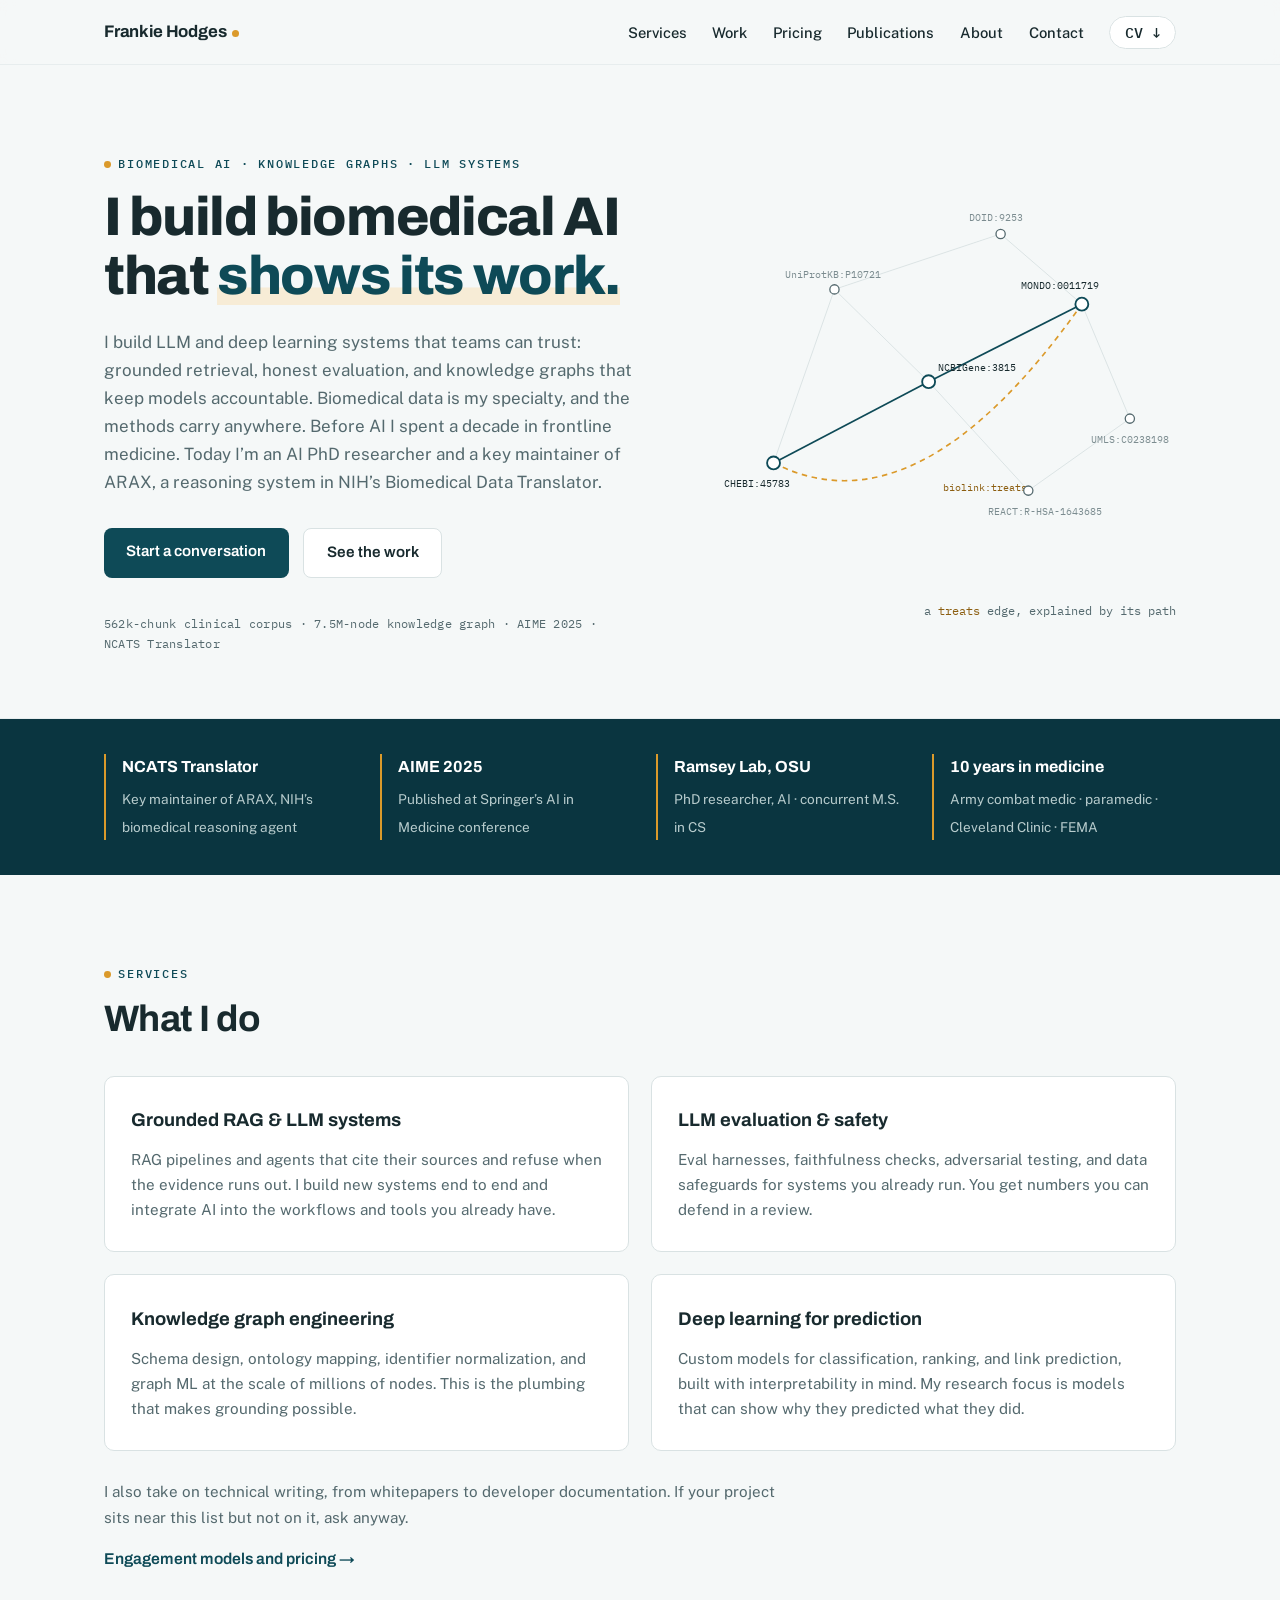
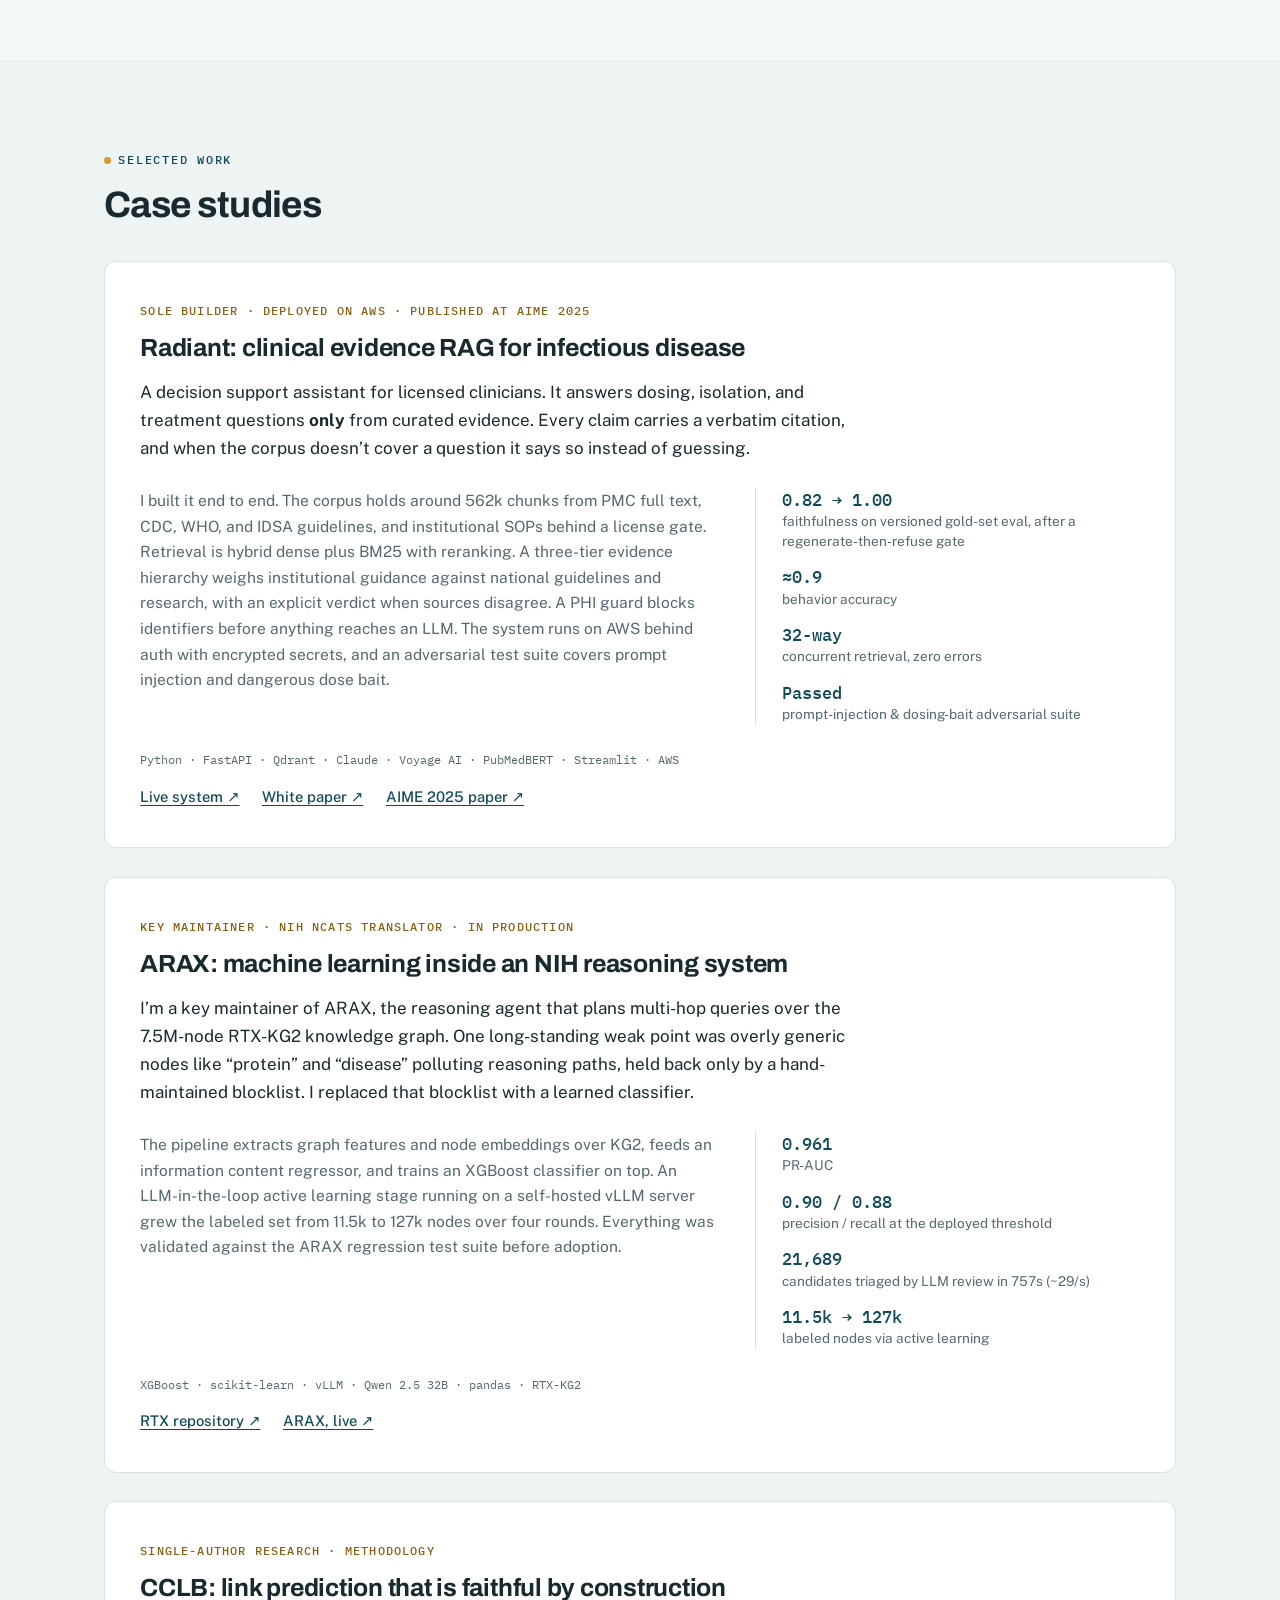
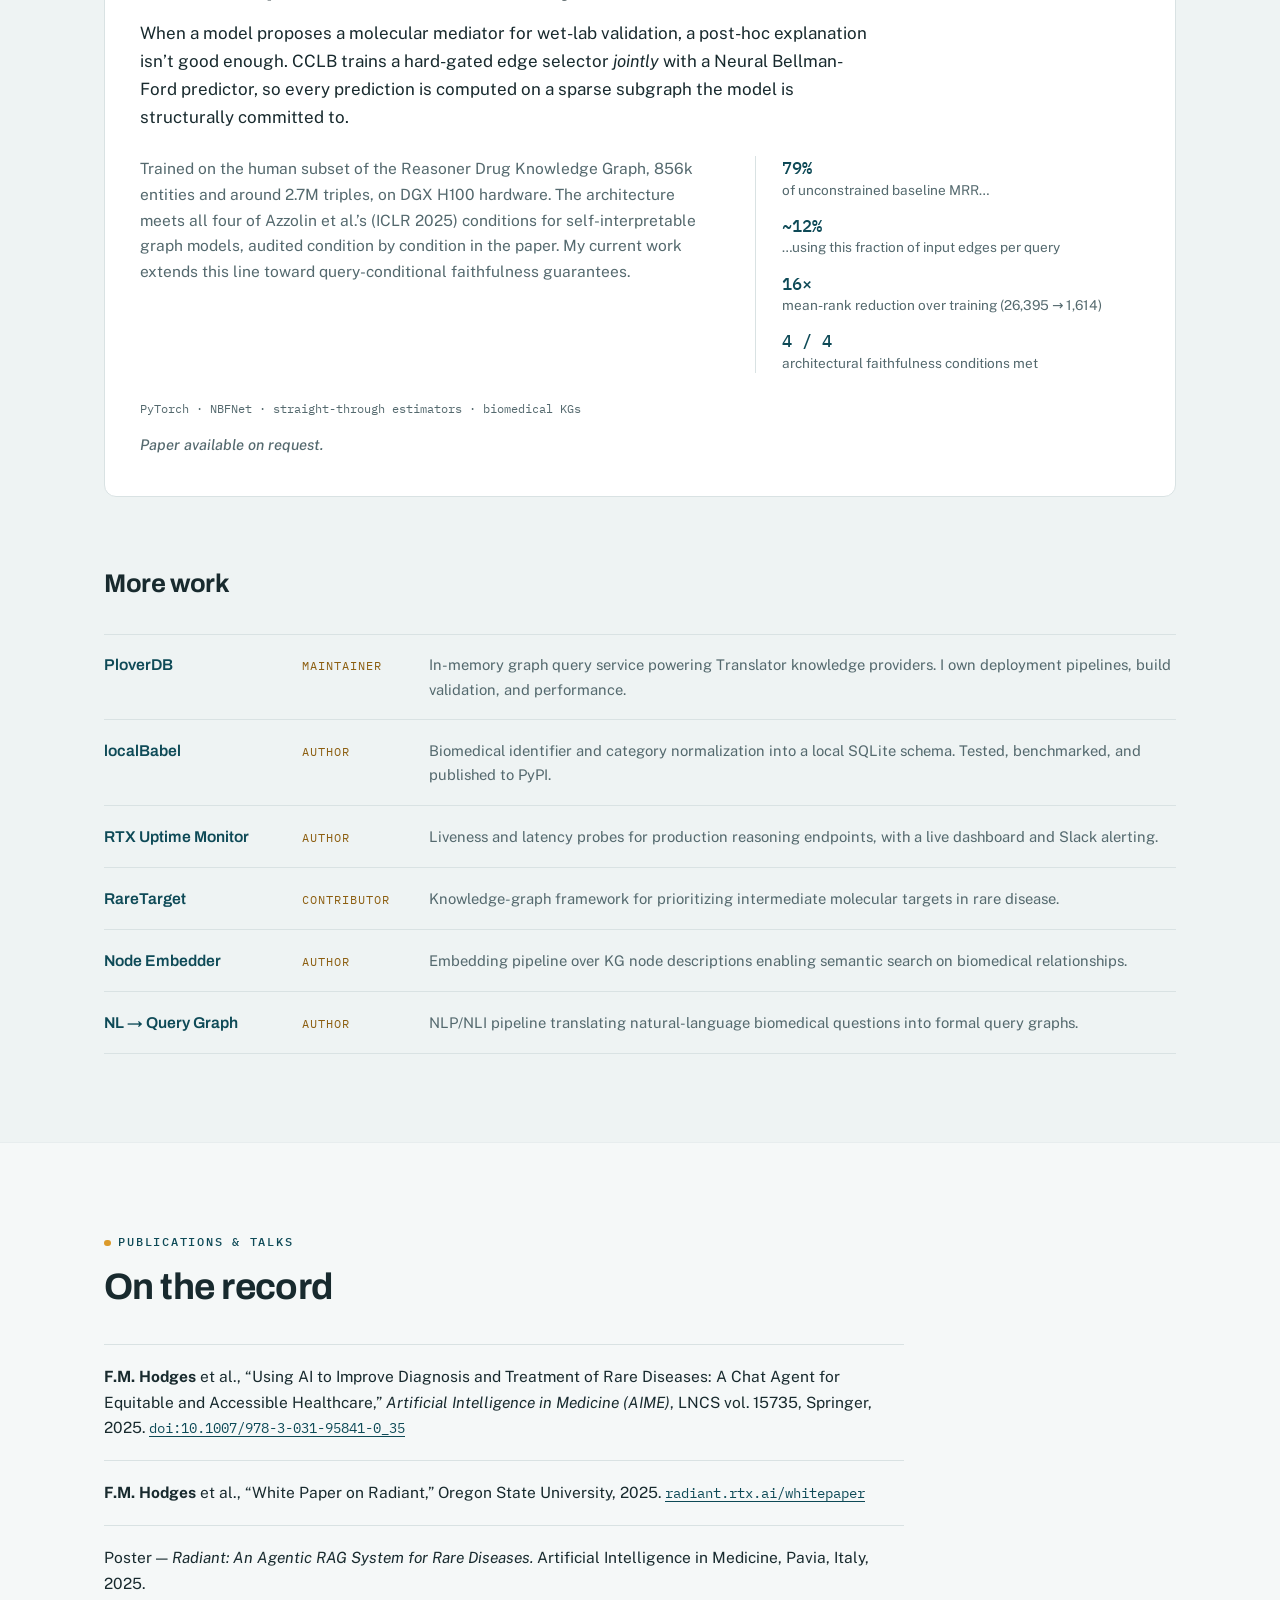
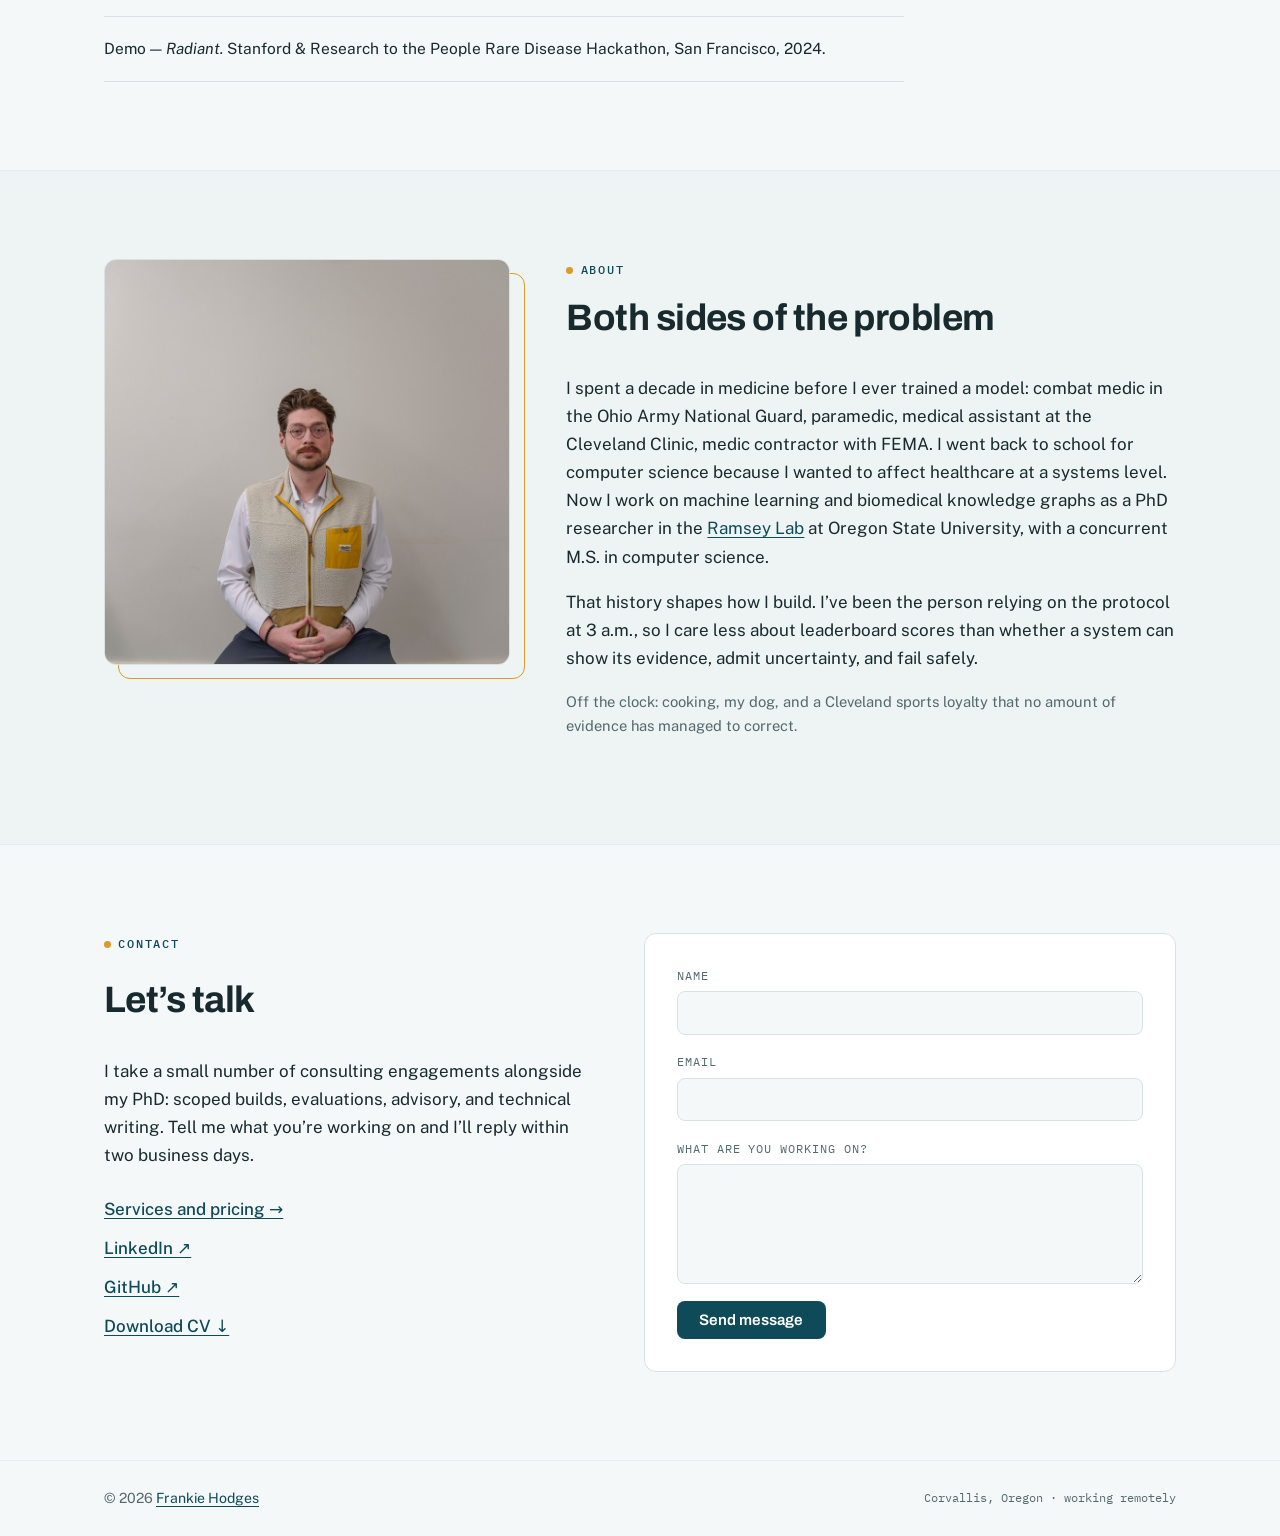
<file: index.html>
<!DOCTYPE html>
<html lang="en">

<head>
  <meta charset="UTF-8">
  <meta name="viewport" content="width=device-width, initial-scale=1.0">

  <title>Frankie Hodges — Biomedical AI &amp; Knowledge Graph Consulting</title>
  <meta name="description"
    content="AI PhD researcher building knowledge-graph-grounded LLM systems for biomedical teams: retrieval-augmented generation, evaluation and safety engineering, and biomedical knowledge graphs. A decade in frontline medicine before AI.">
  <link rel="canonical" href="https://hodgesf.github.io/portfolio/">

  <!-- Social preview -->
  <meta property="og:type" content="website">
  <meta property="og:title" content="Frankie Hodges — Biomedical AI &amp; Knowledge Graph Consulting">
  <meta property="og:description"
    content="I build biomedical AI that shows its work. Grounded LLM systems, evaluation and safety engineering, knowledge graphs, and predictive deep learning, from an AI researcher with a decade in frontline medicine.">
  <meta property="og:url" content="https://hodgesf.github.io/portfolio/">
  <meta property="og:image" content="https://hodgesf.github.io/portfolio/assets/img/head_shot.jpeg">
  <meta name="twitter:card" content="summary">

  <link rel="icon" href="./assets/img/favicon.svg" type="image/svg+xml">

  <!-- Fonts -->
  <link rel="preconnect" href="https://fonts.googleapis.com">
  <link rel="preconnect" href="https://fonts.gstatic.com" crossorigin>
  <link
    href="https://fonts.googleapis.com/css2?family=Archivo:wght@600;700;800&family=Public+Sans:ital,wght@0,400;0,500;0,600;1,400&family=IBM+Plex+Mono:wght@400;500&display=swap"
    rel="stylesheet">

  <link rel="stylesheet" href="./assets/css/style.css?v=2">

  <script type="application/ld+json">
  {
    "@context": "https://schema.org",
    "@type": "Person",
    "name": "Frankie Hodges",
    "alternateName": "F.M. Hodges",
    "jobTitle": "Biomedical AI & Knowledge Graph Consultant",
    "description": "Clinician-turned-AI-researcher building knowledge-graph-grounded LLM systems for biomedical teams.",
    "affiliation": { "@type": "CollegeOrUniversity", "name": "Oregon State University" },
    "url": "https://hodgesf.github.io/portfolio/",
    "sameAs": [
      "https://www.linkedin.com/in/hodgesfm/",
      "https://github.com/hodgesf"
    ]
  }
  </script>
</head>

<body>
  <a class="skip-link" href="#main">Skip to content</a>

  <header class="site-header">
    <div class="wrap header-row">
      <a class="logo" href="./index.html">Frankie&nbsp;Hodges<span class="logo-dot" aria-hidden="true"></span></a>

      <button class="menu-toggle" aria-label="Toggle menu" aria-expanded="false">
        <span aria-hidden="true">&#9776;</span>
      </button>

      <nav class="site-nav" aria-label="Main">
        <ul>
          <li><a href="#services">Services</a></li>
          <li><a href="#work">Work</a></li>
          <li><a href="./services.html">Pricing</a></li>
          <li><a href="#publications">Publications</a></li>
          <li><a href="#about">About</a></li>
          <li><a href="#contact">Contact</a></li>
          <li><a class="nav-cv" href="./assets/resume/FrankHodgesResume.pdf" download>CV&nbsp;&darr;</a></li>
        </ul>
      </nav>
    </div>
  </header>

  <main id="main">

    <!-- ================= HERO ================= -->
    <section class="hero" id="home">
      <div class="wrap hero-grid">
        <div class="hero-copy">
          <p class="eyebrow">Biomedical AI &middot; Knowledge Graphs &middot; LLM Systems</p>
          <h1>I build biomedical AI<br>that <em>shows its work.</em></h1>
          <p class="hero-sub">
            I build LLM and deep learning systems that teams can trust: grounded
            retrieval, honest evaluation, and knowledge graphs that keep models
            accountable. Biomedical data is my specialty, and the methods carry
            anywhere. Before AI I spent a decade in frontline medicine. Today I&rsquo;m
            an AI PhD researcher and a key maintainer of ARAX, a reasoning system in
            NIH&rsquo;s Biomedical Data Translator.
          </p>
          <div class="hero-ctas">
            <a class="btn btn-solid" href="#contact">Start a conversation</a>
            <a class="btn btn-ghost" href="#work">See the work</a>
          </div>
          <p class="hero-proof">
            562k-chunk clinical corpus &middot; 7.5M-node knowledge graph &middot; AIME&nbsp;2025 &middot; NCATS&nbsp;Translator
          </p>
        </div>

        <!-- Signature: a treats edge, explained by its path -->
        <figure class="hero-graph" aria-hidden="true">
          <svg viewBox="0 0 520 430" role="img">
            <!-- faint background edges -->
            <g class="g-edges-faint">
              <line x1="150" y1="112" x2="252" y2="212" />
              <line x1="150" y1="112" x2="330" y2="52" />
              <line x1="330" y1="52" x2="418" y2="128" />
              <line x1="360" y1="330" x2="252" y2="212" />
              <line x1="360" y1="330" x2="470" y2="252" />
              <line x1="470" y1="252" x2="418" y2="128" />
              <line x1="84" y1="300" x2="150" y2="112" />
            </g>
            <!-- mechanistic path: drug → gene → disease -->
            <g class="g-edges-path">
              <line x1="84" y1="300" x2="252" y2="212" />
              <line x1="252" y1="212" x2="418" y2="128" />
            </g>
            <!-- predicted treats edge (amber, drawn on load) -->
            <path class="treats-edge" d="M 84 300 Q 240 380 418 128" fill="none" />
            <text class="t-label t-amber" x="268" y="330">biolink:treats</text>

            <!-- nodes -->
            <g class="g-nodes">
              <circle cx="84" cy="300" r="7" class="node node-path" />
              <circle cx="252" cy="212" r="7" class="node node-path" />
              <circle cx="418" cy="128" r="7" class="node node-path" />
              <circle cx="150" cy="112" r="5" class="node" />
              <circle cx="330" cy="52" r="5" class="node" />
              <circle cx="360" cy="330" r="5" class="node" />
              <circle cx="470" cy="252" r="5" class="node" />
            </g>

            <!-- node labels -->
            <text class="t-label" x="30" y="326">CHEBI:45783</text>
            <text class="t-label" x="262" y="200">NCBIGene:3815</text>
            <text class="t-label" x="352" y="112">MONDO:0011719</text>
            <text class="t-label t-faint" x="96" y="100">UniProtKB:P10721</text>
            <text class="t-label t-faint" x="296" y="38">DOID:9253</text>
            <text class="t-label t-faint" x="316" y="356">REACT:R-HSA-1643685</text>
            <text class="t-label t-faint" x="428" y="278">UMLS:C0238198</text>
          </svg>
          <figcaption class="graph-caption">a <span>treats</span> edge, explained by its path</figcaption>
        </figure>
      </div>
    </section>

    <!-- ================= CREDIBILITY ================= -->
    <section class="cred" aria-label="Credentials">
      <div class="wrap cred-row">
        <div class="cred-item">
          <strong>NCATS Translator</strong>
          <span>Key maintainer of ARAX, NIH&rsquo;s biomedical reasoning agent</span>
        </div>
        <div class="cred-item">
          <strong>AIME 2025</strong>
          <span>Published at Springer&rsquo;s AI in Medicine conference</span>
        </div>
        <div class="cred-item">
          <strong>Ramsey Lab, OSU</strong>
          <span>PhD researcher, AI &middot; concurrent M.S. in CS</span>
        </div>
        <div class="cred-item">
          <strong>10 years in medicine</strong>
          <span>Army combat medic &middot; paramedic &middot; Cleveland Clinic &middot; FEMA</span>
        </div>
      </div>
    </section>

    <!-- ================= SERVICES ================= -->
    <section class="section" id="services">
      <div class="wrap">
        <p class="eyebrow">Services</p>
        <h2 class="section-title">What I do</h2>

        <div class="services-grid">
          <article class="service">
            <h3>Grounded RAG &amp; LLM systems</h3>
            <p>
              RAG pipelines and agents that cite their sources and refuse when the
              evidence runs out. I build new systems end to end and integrate AI
              into the workflows and tools you already have.
            </p>
          </article>
          <article class="service">
            <h3>LLM evaluation &amp; safety</h3>
            <p>
              Eval harnesses, faithfulness checks, adversarial testing, and data
              safeguards for systems you already run. You get numbers you can
              defend in a review.
            </p>
          </article>
          <article class="service">
            <h3>Knowledge graph engineering</h3>
            <p>
              Schema design, ontology mapping, identifier normalization, and graph
              ML at the scale of millions of nodes. This is the plumbing that makes
              grounding possible.
            </p>
          </article>
          <article class="service">
            <h3>Deep learning for prediction</h3>
            <p>
              Custom models for classification, ranking, and link prediction, built
              with interpretability in mind. My research focus is models that can
              show why they predicted what they did.
            </p>
          </article>
        </div>

        <p class="services-aside">
          I also take on technical writing, from whitepapers to developer
          documentation. If your project sits near this list but not on it, ask anyway.
        </p>
        <a class="services-cta" href="./services.html">Engagement models and pricing &rarr;</a>
      </div>
    </section>

    <!-- ================= SELECTED WORK ================= -->
    <section class="section section-alt" id="work">
      <div class="wrap">
        <p class="eyebrow">Selected work</p>
        <h2 class="section-title">Case studies</h2>

        <!-- Radiant -->
        <article class="case">
          <p class="case-role">Sole builder &middot; deployed on AWS &middot; published at AIME 2025</p>
          <h3>Radiant: clinical evidence RAG for infectious disease</h3>
          <p class="case-lede">
            A decision support assistant for licensed clinicians. It answers dosing,
            isolation, and treatment questions <strong>only</strong> from curated
            evidence. Every claim carries a verbatim citation, and when the corpus
            doesn&rsquo;t cover a question it says so instead of guessing.
          </p>
          <div class="case-body">
            <div class="case-text">
              <p>
                I built it end to end. The corpus holds around 562k chunks from PMC
                full text, CDC, WHO, and IDSA guidelines, and institutional SOPs
                behind a license gate. Retrieval is hybrid dense plus BM25 with
                reranking. A three-tier evidence hierarchy weighs institutional
                guidance against national guidelines and research, with an explicit
                verdict when sources disagree. A PHI guard blocks identifiers before
                anything reaches an LLM. The system runs on AWS behind auth with
                encrypted secrets, and an adversarial test suite covers prompt
                injection and dangerous dose bait.
              </p>
            </div>
            <ul class="case-metrics">
              <li><span class="metric">0.82 &rarr; 1.00</span> faithfulness on versioned gold-set eval, after a regenerate-then-refuse gate</li>
              <li><span class="metric">&approx;0.9</span> behavior accuracy</li>
              <li><span class="metric">32-way</span> concurrent retrieval, zero errors</li>
              <li><span class="metric">Passed</span> prompt-injection &amp; dosing-bait adversarial suite</li>
            </ul>
          </div>
          <p class="case-tags">Python &middot; FastAPI &middot; Qdrant &middot; Claude &middot; Voyage AI &middot; PubMedBERT &middot; Streamlit &middot; AWS</p>
          <p class="case-links">
            <a href="https://radiant.rtx.ai" target="_blank" rel="noopener noreferrer">Live system &nearr;</a>
            <a href="https://radiant.rtx.ai/whitepaper" target="_blank" rel="noopener noreferrer">White paper &nearr;</a>
            <a href="https://doi.org/10.1007/978-3-031-95841-0_35" target="_blank" rel="noopener noreferrer">AIME 2025 paper &nearr;</a>
          </p>
        </article>

        <!-- RTX / Generic Concepts -->
        <article class="case">
          <p class="case-role">Key maintainer &middot; NIH NCATS Translator &middot; in production</p>
          <h3>ARAX: machine learning inside an NIH reasoning system</h3>
          <p class="case-lede">
            I&rsquo;m a key maintainer of ARAX, the reasoning agent that plans
            multi-hop queries over the 7.5M-node RTX-KG2 knowledge graph. One
            long-standing weak point was overly generic nodes like
            &ldquo;protein&rdquo; and &ldquo;disease&rdquo; polluting reasoning paths,
            held back only by a hand-maintained blocklist. I replaced that blocklist
            with a learned classifier.
          </p>
          <div class="case-body">
            <div class="case-text">
              <p>
                The pipeline extracts graph features and node embeddings over KG2,
                feeds an information content regressor, and trains an XGBoost
                classifier on top. An LLM-in-the-loop active learning stage running
                on a self-hosted vLLM server grew the labeled set from 11.5k to 127k
                nodes over four rounds. Everything was validated against the ARAX
                regression test suite before adoption.
              </p>
            </div>
            <ul class="case-metrics">
              <li><span class="metric">0.961</span> PR-AUC</li>
              <li><span class="metric">0.90 / 0.88</span> precision / recall at the deployed threshold</li>
              <li><span class="metric">21,689</span> candidates triaged by LLM review in 757s (~29/s)</li>
              <li><span class="metric">11.5k &rarr; 127k</span> labeled nodes via active learning</li>
            </ul>
          </div>
          <p class="case-tags">XGBoost &middot; scikit-learn &middot; vLLM &middot; Qwen 2.5 32B &middot; pandas &middot; RTX-KG2</p>
          <p class="case-links">
            <a href="https://github.com/RTXteam/RTX" target="_blank" rel="noopener noreferrer">RTX repository &nearr;</a>
            <a href="https://arax.ncats.io" target="_blank" rel="noopener noreferrer">ARAX, live &nearr;</a>
          </p>
        </article>

        <!-- CCLB -->
        <article class="case">
          <p class="case-role">Single-author research &middot; methodology</p>
          <h3>CCLB: link prediction that is faithful by construction</h3>
          <p class="case-lede">
            When a model proposes a molecular mediator for wet-lab validation, a post-hoc
            explanation isn&rsquo;t good enough. CCLB trains a hard-gated edge selector
            <em>jointly</em> with a Neural Bellman-Ford predictor, so every prediction is
            computed on a sparse subgraph the model is structurally committed to.
          </p>
          <div class="case-body">
            <div class="case-text">
              <p>
                Trained on the human subset of the Reasoner Drug Knowledge Graph,
                856k entities and around 2.7M triples, on DGX H100 hardware. The
                architecture meets all four of Azzolin et&nbsp;al.&rsquo;s (ICLR 2025)
                conditions for self-interpretable graph models, audited condition by
                condition in the paper. My current work extends this line toward
                query-conditional faithfulness guarantees.
              </p>
            </div>
            <ul class="case-metrics">
              <li><span class="metric">79%</span> of unconstrained baseline MRR&hellip;</li>
              <li><span class="metric">~12%</span> &hellip;using this fraction of input edges per query</li>
              <li><span class="metric">16&times;</span> mean-rank reduction over training (26,395 &rarr; 1,614)</li>
              <li><span class="metric">4 / 4</span> architectural faithfulness conditions met</li>
            </ul>
          </div>
          <p class="case-tags">PyTorch &middot; NBFNet &middot; straight-through estimators &middot; biomedical KGs</p>
          <p class="case-links"><span class="case-note">Paper available on request.</span></p>
        </article>

        <!-- More work -->
        <h2 class="section-title subhead">More work</h2>
        <ul class="morework">
          <li>
            <a href="https://github.com/RTXteam/PloverDB" target="_blank" rel="noopener noreferrer">PloverDB</a>
            <span class="mw-role">Maintainer</span>
            <span class="mw-desc">In-memory graph query service powering Translator knowledge providers. I own deployment pipelines, build validation, and performance.</span>
          </li>
          <li>
            <a href="https://github.com/Translator-CATRAX/stitch-proj" target="_blank" rel="noopener noreferrer">localBabel</a>
            <span class="mw-role">Author</span>
            <span class="mw-desc">Biomedical identifier and category normalization into a local SQLite schema. Tested, benchmarked, and published to PyPI.</span>
          </li>
          <li>
            <a href="https://uptime.rtx.ai" target="_blank" rel="noopener noreferrer">RTX Uptime Monitor</a>
            <span class="mw-role">Author</span>
            <span class="mw-desc">Liveness and latency probes for production reasoning endpoints, with a live dashboard and Slack alerting.</span>
          </li>
          <li>
            <a href="https://github.com/Translator-CATRAX/rare-target" target="_blank" rel="noopener noreferrer">RareTarget</a>
            <span class="mw-role">Contributor</span>
            <span class="mw-desc">Knowledge-graph framework for prioritizing intermediate molecular targets in rare disease.</span>
          </li>
          <li>
            <a href="https://github.com/Translator-CATRAX/node-embedder" target="_blank" rel="noopener noreferrer">Node Embedder</a>
            <span class="mw-role">Author</span>
            <span class="mw-desc">Embedding pipeline over KG node descriptions enabling semantic search on biomedical relationships.</span>
          </li>
          <li>
            <a href="https://github.com/hodgesf/natural-language-to-query-graph" target="_blank" rel="noopener noreferrer">NL &rarr; Query Graph</a>
            <span class="mw-role">Author</span>
            <span class="mw-desc">NLP/NLI pipeline translating natural-language biomedical questions into formal query graphs.</span>
          </li>
        </ul>
      </div>
    </section>

    <!-- ================= PUBLICATIONS ================= -->
    <section class="section" id="publications">
      <div class="wrap">
        <p class="eyebrow">Publications &amp; talks</p>
        <h2 class="section-title">On the record</h2>

        <ul class="pubs">
          <li>
            <p>
              <strong>F.M. Hodges</strong> et&nbsp;al., &ldquo;Using AI to Improve Diagnosis and Treatment of Rare
              Diseases: A Chat Agent for Equitable and Accessible Healthcare,&rdquo;
              <em>Artificial Intelligence in Medicine (AIME)</em>, LNCS vol.&nbsp;15735, Springer, 2025.
              <a href="https://doi.org/10.1007/978-3-031-95841-0_35" target="_blank" rel="noopener noreferrer">doi:10.1007/978-3-031-95841-0_35</a>
            </p>
          </li>
          <li>
            <p>
              <strong>F.M. Hodges</strong> et&nbsp;al., &ldquo;White Paper on Radiant,&rdquo; Oregon State University, 2025.
              <a href="https://radiant.rtx.ai/whitepaper" target="_blank" rel="noopener noreferrer">radiant.rtx.ai/whitepaper</a>
            </p>
          </li>
          <li>
            <p>
              Poster &mdash; <em>Radiant: An Agentic RAG System for Rare Diseases.</em>
              Artificial Intelligence in Medicine, Pavia, Italy, 2025.
            </p>
          </li>
          <li>
            <p>
              Demo &mdash; <em>Radiant.</em> Stanford &amp; Research to the People Rare Disease
              Hackathon, San Francisco, 2024.
            </p>
          </li>
        </ul>
      </div>
    </section>

    <!-- ================= ABOUT ================= -->
    <section class="section section-alt" id="about">
      <div class="wrap about-grid">
        <div class="about-photo">
          <img src="assets/img/head_shot.jpeg" alt="Portrait of Frankie Hodges" loading="lazy">
        </div>
        <div class="about-copy">
          <p class="eyebrow">About</p>
          <h2 class="section-title">Both sides of the problem</h2>
          <p>
            I spent a decade in medicine before I ever trained a model: combat medic in
            the Ohio Army National Guard, paramedic, medical assistant at the Cleveland
            Clinic, medic contractor with FEMA. I went back to school for computer
            science because I wanted to affect healthcare at a systems level. Now I
            work on machine learning and biomedical knowledge graphs as a PhD
            researcher in the
            <a href="https://lab.saramsey.org" target="_blank" rel="noopener noreferrer">Ramsey Lab</a>
            at Oregon State University, with a concurrent M.S. in computer science.
          </p>
          <p>
            That history shapes how I build. I&rsquo;ve been the person relying on the
            protocol at 3&nbsp;a.m., so I care less about leaderboard scores than whether a
            system can show its evidence, admit uncertainty, and fail safely.
          </p>
          <p class="about-aside">
            Off the clock: cooking, my dog, and a Cleveland sports loyalty that no
            amount of evidence has managed to correct.
          </p>
        </div>
      </div>
    </section>

    <!-- ================= CONTACT ================= -->
    <section class="section" id="contact">
      <div class="wrap contact-grid">
        <div class="contact-copy">
          <p class="eyebrow">Contact</p>
          <h2 class="section-title">Let&rsquo;s talk</h2>
          <p>
            I take a small number of consulting engagements alongside my PhD: scoped
            builds, evaluations, advisory, and technical writing. Tell me what
            you&rsquo;re working on and I&rsquo;ll reply within two business days.
          </p>
          <ul class="contact-links">
            <li><a href="./services.html">Services and pricing &rarr;</a></li>
            <li><a href="https://www.linkedin.com/in/hodgesfm/" target="_blank" rel="noopener noreferrer">LinkedIn &nearr;</a></li>
            <li><a href="https://github.com/hodgesf" target="_blank" rel="noopener noreferrer">GitHub &nearr;</a></li>
            <li><a href="./assets/resume/FrankHodgesResume.pdf" download>Download CV &darr;</a></li>
          </ul>
        </div>

        <form class="contact-form" action="https://formspree.io/f/mldognyw" method="POST">
          <label>
            <span>Name</span>
            <input type="text" name="name" autocomplete="name" required>
          </label>
          <label>
            <span>Email</span>
            <input type="email" name="email" autocomplete="email" required>
          </label>
          <label>
            <span>What are you working on?</span>
            <textarea name="message" rows="5" required></textarea>
          </label>
          <button type="submit" class="btn btn-solid">Send message</button>
        </form>
      </div>
    </section>

  </main>

  <footer class="site-footer">
    <div class="wrap footer-row">
      <p>&copy; 2026 <a href="https://github.com/hodgesf" target="_blank" rel="noopener noreferrer">Frankie Hodges</a></p>
      <p class="footer-note">Corvallis, Oregon &middot; working remotely</p>
    </div>
  </footer>

  <script src="./assets/js/script.js"></script>
</body>

</html>
</file>
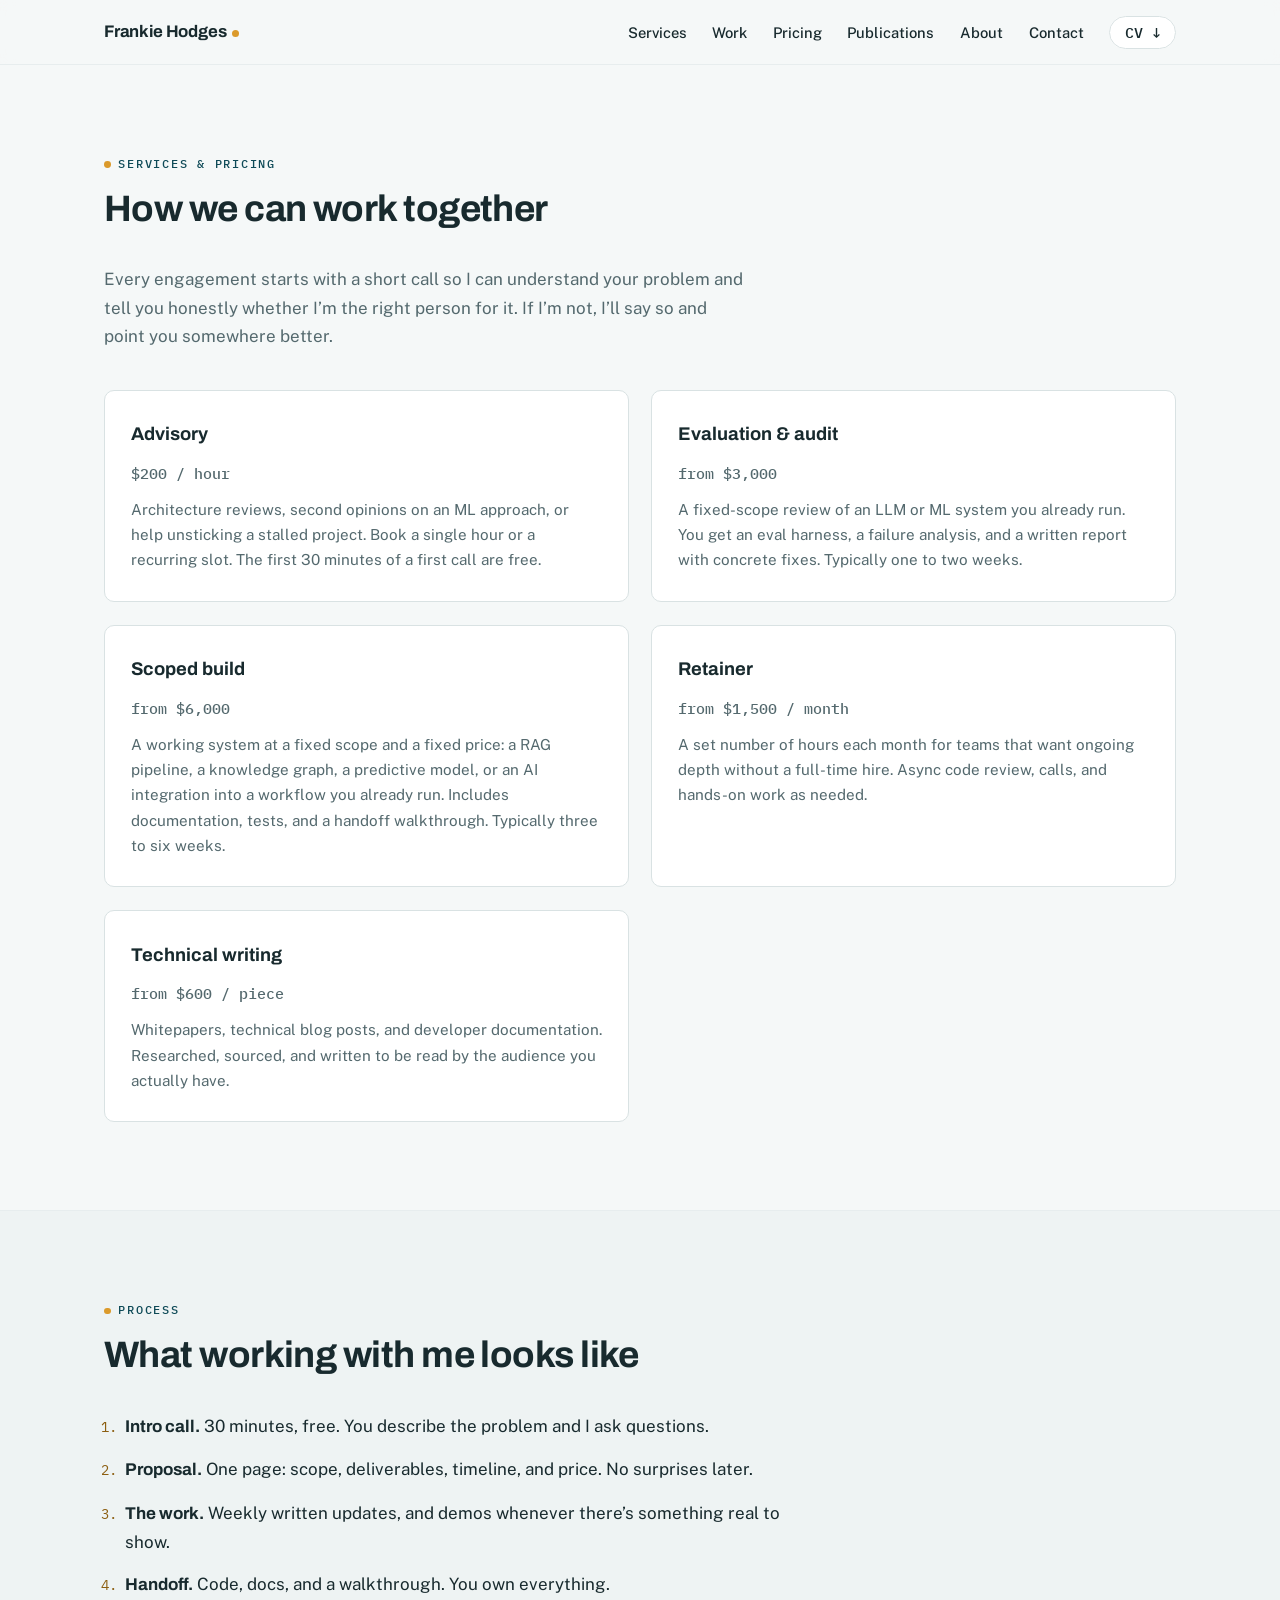
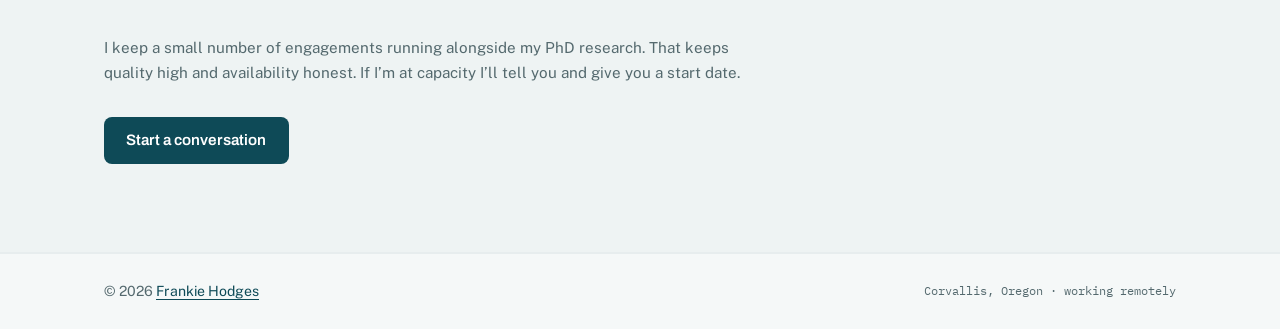
<file: services.html>
<!DOCTYPE html>
<html lang="en">

<head>
  <meta charset="UTF-8">
  <meta name="viewport" content="width=device-width, initial-scale=1.0">

  <title>Services &amp; Pricing — Frankie Hodges</title>
  <meta name="description"
    content="Engagement models and pricing for AI/ML consulting with Frankie Hodges: advisory, evaluations and audits, scoped builds, retainers, and technical writing.">
  <link rel="canonical" href="https://hodgesf.github.io/portfolio/services.html">

  <meta property="og:type" content="website">
  <meta property="og:title" content="Services &amp; Pricing — Frankie Hodges">
  <meta property="og:description"
    content="Advisory, evaluations and audits, scoped builds, retainers, and technical writing. Every engagement starts with a free 30-minute call.">
  <meta property="og:url" content="https://hodgesf.github.io/portfolio/services.html">
  <meta name="twitter:card" content="summary">

  <link rel="icon" href="./assets/img/favicon.svg" type="image/svg+xml">

  <link rel="preconnect" href="https://fonts.googleapis.com">
  <link rel="preconnect" href="https://fonts.gstatic.com" crossorigin>
  <link
    href="https://fonts.googleapis.com/css2?family=Archivo:wght@600;700;800&family=Public+Sans:ital,wght@0,400;0,500;0,600;1,400&family=IBM+Plex+Mono:wght@400;500&display=swap"
    rel="stylesheet">

  <link rel="stylesheet" href="./assets/css/style.css?v=2">
</head>

<body>
  <a class="skip-link" href="#main">Skip to content</a>

  <header class="site-header">
    <div class="wrap header-row">
      <a class="logo" href="./index.html">Frankie&nbsp;Hodges<span class="logo-dot" aria-hidden="true"></span></a>

      <button class="menu-toggle" aria-label="Toggle menu" aria-expanded="false">
        <span aria-hidden="true">&#9776;</span>
      </button>

      <nav class="site-nav" aria-label="Main">
        <ul>
          <li><a href="./index.html#services">Services</a></li>
          <li><a href="./index.html#work">Work</a></li>
          <li><a href="./services.html" aria-current="page">Pricing</a></li>
          <li><a href="./index.html#publications">Publications</a></li>
          <li><a href="./index.html#about">About</a></li>
          <li><a href="./index.html#contact">Contact</a></li>
          <li><a class="nav-cv" href="./assets/resume/FrankHodgesResume.pdf" download>CV&nbsp;&darr;</a></li>
        </ul>
      </nav>
    </div>
  </header>

  <main id="main">

    <section class="section">
      <div class="wrap">
        <p class="eyebrow">Services &amp; pricing</p>
        <h1 class="section-title">How we can work together</h1>
        <p class="page-intro">
          Every engagement starts with a short call so I can understand your problem
          and tell you honestly whether I&rsquo;m the right person for it. If
          I&rsquo;m not, I&rsquo;ll say so and point you somewhere better.
        </p>

        <div class="services-grid price-grid">
          <article class="service">
            <h3>Advisory</h3>
            <p class="price">$200 / hour</p>
            <p>
              Architecture reviews, second opinions on an ML approach, or help
              unsticking a stalled project. Book a single hour or a recurring slot.
              The first 30 minutes of a first call are free.
            </p>
          </article>

          <article class="service">
            <h3>Evaluation &amp; audit</h3>
            <p class="price">from $3,000</p>
            <p>
              A fixed-scope review of an LLM or ML system you already run. You get
              an eval harness, a failure analysis, and a written report with
              concrete fixes. Typically one to two weeks.
            </p>
          </article>

          <article class="service">
            <h3>Scoped build</h3>
            <p class="price">from $6,000</p>
            <p>
              A working system at a fixed scope and a fixed price: a RAG pipeline,
              a knowledge graph, a predictive model, or an AI integration into a
              workflow you already run. Includes documentation, tests, and a handoff
              walkthrough. Typically three to six weeks.
            </p>
          </article>

          <article class="service">
            <h3>Retainer</h3>
            <p class="price">from $1,500 / month</p>
            <p>
              A set number of hours each month for teams that want ongoing depth
              without a full-time hire. Async code review, calls, and hands-on work
              as needed.
            </p>
          </article>

          <article class="service">
            <h3>Technical writing</h3>
            <p class="price">from $600 / piece</p>
            <p>
              Whitepapers, technical blog posts, and developer documentation.
              Researched, sourced, and written to be read by the audience you
              actually have.
            </p>
          </article>
        </div>
      </div>
    </section>

    <section class="section section-alt">
      <div class="wrap">
        <p class="eyebrow">Process</p>
        <h2 class="section-title">What working with me looks like</h2>
        <ol class="steps">
          <li>
            <strong>Intro call.</strong> 30 minutes, free. You describe the
            problem and I ask questions.
          </li>
          <li>
            <strong>Proposal.</strong> One page: scope, deliverables, timeline,
            and price. No surprises later.
          </li>
          <li>
            <strong>The work.</strong> Weekly written updates, and demos whenever
            there&rsquo;s something real to show.
          </li>
          <li>
            <strong>Handoff.</strong> Code, docs, and a walkthrough. You own
            everything.
          </li>
        </ol>
        <p class="avail-note">
          I keep a small number of engagements running alongside my PhD research.
          That keeps quality high and availability honest. If I&rsquo;m at capacity
          I&rsquo;ll tell you and give you a start date.
        </p>
        <a class="btn btn-solid" href="./index.html#contact">Start a conversation</a>
      </div>
    </section>

  </main>

  <footer class="site-footer">
    <div class="wrap footer-row">
      <p>&copy; 2026 <a href="https://github.com/hodgesf" target="_blank" rel="noopener noreferrer">Frankie Hodges</a></p>
      <p class="footer-note">Corvallis, Oregon &middot; working remotely</p>
    </div>
  </footer>

  <script src="./assets/js/script.js"></script>
</body>

</html>
</file>
<file: assets/css/style.css>
/* ==========================================================================
   Frankie Hodges — biomedical AI & knowledge graph consulting
   Design: "clinical evidence dossier" — cool paper, deep petrol ink,
   a single amber accent, mono for identifiers and metrics.
   ========================================================================== */

:root {
  --ink: #182a2e;
  --petrol: #0e4a57;
  --petrol-deep: #0a3540;
  --paper: #f5f8f8;
  --card: #ffffff;
  --amber: #db9a2b;
  --amber-ink: #8c5e10;
  --amber-soft: #f7ecd6;
  --line: #d9e2e3;
  --line-soft: #e7edee;
  --muted: #54696e;

  --font-display: "Archivo", system-ui, sans-serif;
  --font-body: "Public Sans", system-ui, sans-serif;
  --font-mono: "IBM Plex Mono", ui-monospace, monospace;
}

/* ---------- reset & base ---------- */

*,
*::before,
*::after {
  box-sizing: border-box;
  margin: 0;
  padding: 0;
}

html {
  scroll-behavior: smooth;
  scroll-padding-top: 5rem;
}

body {
  font-family: var(--font-body);
  font-size: 1.0625rem;
  line-height: 1.65;
  color: var(--ink);
  background: var(--paper);
  -webkit-font-smoothing: antialiased;
}

img {
  max-width: 100%;
  display: block;
}

a {
  color: var(--petrol);
  text-decoration-thickness: 1px;
  text-underline-offset: 3px;
}

a:hover {
  color: var(--petrol-deep);
}

:focus-visible {
  outline: 2px solid var(--amber);
  outline-offset: 3px;
  border-radius: 2px;
}

.wrap {
  max-width: 1120px;
  margin-inline: auto;
  padding-inline: 1.5rem;
}

.skip-link {
  position: absolute;
  left: -999px;
  top: 0;
  background: var(--petrol);
  color: #fff;
  padding: 0.6rem 1rem;
  z-index: 100;
}

.skip-link:focus {
  left: 0;
}

/* ---------- typography helpers ---------- */

.eyebrow {
  font-family: var(--font-mono);
  font-size: 0.78rem;
  font-weight: 500;
  letter-spacing: 0.14em;
  text-transform: uppercase;
  color: var(--petrol);
  margin-bottom: 0.9rem;
}

.eyebrow::before {
  content: "";
  display: inline-block;
  width: 0.55em;
  height: 0.55em;
  background: var(--amber);
  border-radius: 50%;
  margin-right: 0.6em;
  vertical-align: baseline;
}

.section-title {
  font-family: var(--font-display);
  font-size: clamp(1.7rem, 3.2vw, 2.3rem);
  font-weight: 700;
  letter-spacing: -0.015em;
  line-height: 1.15;
  margin-bottom: 2.2rem;
}

.section-title.subhead {
  margin-top: 4.5rem;
  font-size: clamp(1.3rem, 2.4vw, 1.6rem);
}

/* ---------- header ---------- */

.site-header {
  position: sticky;
  top: 0;
  z-index: 50;
  background: color-mix(in srgb, var(--paper) 88%, transparent);
  backdrop-filter: blur(8px);
  border-bottom: 1px solid var(--line-soft);
}

.header-row {
  display: flex;
  align-items: center;
  justify-content: space-between;
  gap: 1rem;
  min-height: 4rem;
}

.logo {
  font-family: var(--font-display);
  font-weight: 700;
  font-size: 1.05rem;
  letter-spacing: -0.01em;
  color: var(--ink);
  text-decoration: none;
  white-space: nowrap;
}

.logo-dot {
  display: inline-block;
  width: 0.42em;
  height: 0.42em;
  background: var(--amber);
  border-radius: 50%;
  margin-left: 0.3em;
}

.site-nav ul {
  display: flex;
  align-items: center;
  gap: 1.6rem;
  list-style: none;
}

.site-nav a {
  font-size: 0.92rem;
  font-weight: 500;
  color: var(--ink);
  text-decoration: none;
}

.site-nav a:hover {
  color: var(--petrol);
}

.nav-cv {
  font-family: var(--font-mono);
  font-size: 0.82rem;
  border: 1px solid var(--line);
  border-radius: 999px;
  padding: 0.35rem 0.9rem;
  background: var(--card);
}

.menu-toggle {
  display: none;
  background: none;
  border: 1px solid var(--line);
  border-radius: 6px;
  font-size: 1.2rem;
  line-height: 1;
  padding: 0.35rem 0.6rem;
  color: var(--ink);
  cursor: pointer;
}

/* ---------- hero ---------- */

.hero {
  padding-block: 5.5rem 4rem;
  border-bottom: 1px solid var(--line-soft);
  overflow: hidden;
}

.hero-grid {
  display: grid;
  grid-template-columns: 1.05fr 0.95fr;
  gap: 3rem;
  align-items: center;
}

.hero h1 {
  font-family: var(--font-display);
  font-size: clamp(2.2rem, 5vw, 3.4rem);
  font-weight: 800;
  letter-spacing: -0.025em;
  line-height: 1.08;
  margin-bottom: 1.4rem;
}

.hero h1 em {
  font-style: normal;
  color: var(--petrol);
  box-shadow: inset 0 -0.32em 0 var(--amber-soft);
}

.hero-sub {
  max-width: 34rem;
  color: var(--muted);
  margin-bottom: 2rem;
}

.hero-ctas {
  display: flex;
  flex-wrap: wrap;
  gap: 0.9rem;
  margin-bottom: 2.2rem;
}

.hero-proof {
  font-family: var(--font-mono);
  font-size: 0.78rem;
  letter-spacing: 0.02em;
  color: var(--muted);
}

/* buttons */

.btn {
  display: inline-block;
  font-family: var(--font-display);
  font-weight: 600;
  font-size: 0.95rem;
  padding: 0.7rem 1.4rem;
  border-radius: 8px;
  text-decoration: none;
  border: 1px solid transparent;
  transition: background 0.15s ease, color 0.15s ease, border-color 0.15s ease;
}

.btn-solid {
  background: var(--petrol);
  color: #fff;
  border: none;
  cursor: pointer;
}

.btn-solid:hover {
  background: var(--petrol-deep);
  color: #fff;
}

.btn-ghost {
  border-color: var(--line);
  color: var(--ink);
  background: var(--card);
}

.btn-ghost:hover {
  border-color: var(--petrol);
  color: var(--petrol);
}

/* hero graph */

.hero-graph {
  justify-self: end;
  width: min(100%, 480px);
}

.hero-graph svg {
  width: 100%;
  height: auto;
}

.g-edges-faint line {
  stroke: var(--line);
  stroke-width: 1;
}

.g-edges-path line {
  stroke: var(--petrol);
  stroke-width: 1.8;
}

.treats-edge {
  stroke: var(--amber);
  stroke-width: 1.8;
  stroke-dasharray: 6 5;
}

.node {
  fill: var(--card);
  stroke: var(--muted);
  stroke-width: 1.4;
}

.node-path {
  stroke: var(--petrol);
  stroke-width: 2;
}

.t-label {
  font-family: var(--font-mono);
  font-size: 10.5px;
  fill: var(--ink);
}

.t-faint {
  fill: var(--muted);
  opacity: 0.75;
}

.t-amber {
  fill: var(--amber-ink);
}

.graph-caption {
  font-family: var(--font-mono);
  font-size: 0.75rem;
  color: var(--muted);
  text-align: right;
  margin-top: 0.6rem;
}

.graph-caption span {
  color: var(--amber-ink);
}

@keyframes drawpath {
  from {
    stroke-dashoffset: 420;
  }
  to {
    stroke-dashoffset: 0;
  }
}

@media (prefers-reduced-motion: no-preference) {
  .treats-edge {
    stroke-dasharray: 6 5;
    stroke-dashoffset: 420;
    animation: drawpath 1.8s ease 0.5s forwards;
  }
}

/* ---------- credibility strip ---------- */

.cred {
  background: var(--petrol-deep);
  color: #e8f0f0;
  padding-block: 2.2rem;
}

.cred-row {
  display: grid;
  grid-template-columns: repeat(4, 1fr);
  gap: 2rem;
}

.cred-item {
  border-left: 2px solid var(--amber);
  padding-left: 1rem;
}

.cred-item strong {
  display: block;
  font-family: var(--font-display);
  font-weight: 700;
  font-size: 1rem;
  margin-bottom: 0.2rem;
  color: #fff;
}

.cred-item span {
  font-size: 0.85rem;
  color: #b8cccd;
  line-height: 1.45;
}

/* ---------- sections ---------- */

.section {
  padding-block: 5.5rem;
}

.section-alt {
  background: #eef3f3;
  border-block: 1px solid var(--line-soft);
}

/* ---------- services ---------- */

.services-grid {
  display: grid;
  grid-template-columns: repeat(2, 1fr);
  gap: 1.4rem;
}

.services-aside {
  margin-top: 1.8rem;
  max-width: 42rem;
  font-size: 0.95rem;
  color: var(--muted);
}

.services-cta {
  display: inline-block;
  margin-top: 1rem;
  font-family: var(--font-display);
  font-weight: 600;
  font-size: 0.98rem;
  text-decoration: none;
}

.services-cta:hover {
  text-decoration: underline;
}

.service {
  background: var(--card);
  border: 1px solid var(--line);
  border-radius: 10px;
  padding: 1.8rem 1.6rem;
}

.service h3 {
  font-family: var(--font-display);
  font-size: 1.15rem;
  font-weight: 700;
  margin-bottom: 0.7rem;
}

.service p {
  font-size: 0.95rem;
  color: var(--muted);
}

/* ---------- services & pricing page ---------- */

.page-intro {
  max-width: 40rem;
  color: var(--muted);
  margin-bottom: 2.5rem;
}

.price {
  font-family: var(--font-mono);
  font-size: 0.92rem;
  font-weight: 500;
  color: var(--amber-ink);
  margin-bottom: 0.7rem;
}

.steps {
  max-width: 44rem;
  padding-left: 1.3rem;
  margin-bottom: 2.2rem;
  display: flex;
  flex-direction: column;
  gap: 0.9rem;
}

.steps li::marker {
  font-family: var(--font-mono);
  font-size: 0.85rem;
  color: var(--amber-ink);
}

.steps strong {
  font-family: var(--font-display);
  font-weight: 700;
}

.avail-note {
  max-width: 42rem;
  font-size: 0.95rem;
  color: var(--muted);
  margin-bottom: 2rem;
}

/* ---------- case studies ---------- */

.case {
  background: var(--card);
  border: 1px solid var(--line);
  border-radius: 12px;
  padding: 2.4rem 2.2rem;
  margin-bottom: 1.8rem;
}

.case-role {
  font-family: var(--font-mono);
  font-size: 0.74rem;
  font-weight: 500;
  letter-spacing: 0.1em;
  text-transform: uppercase;
  color: var(--amber-ink);
  margin-bottom: 0.8rem;
}

.case h3 {
  font-family: var(--font-display);
  font-size: clamp(1.25rem, 2.4vw, 1.55rem);
  font-weight: 700;
  letter-spacing: -0.01em;
  line-height: 1.25;
  margin-bottom: 0.9rem;
}

.case-lede {
  max-width: 46rem;
  margin-bottom: 1.6rem;
}

.case-body {
  display: grid;
  grid-template-columns: 1.5fr 1fr;
  gap: 2.4rem;
  margin-bottom: 1.6rem;
}

.case-text p {
  font-size: 0.97rem;
  color: var(--muted);
}

.case-metrics {
  list-style: none;
  border-left: 1px solid var(--line);
  padding-left: 1.6rem;
  display: flex;
  flex-direction: column;
  gap: 0.85rem;
}

.case-metrics li {
  font-size: 0.85rem;
  color: var(--muted);
  line-height: 1.45;
}

.metric {
  display: block;
  font-family: var(--font-mono);
  font-weight: 500;
  font-size: 1.05rem;
  color: var(--petrol);
}

.case-tags {
  font-family: var(--font-mono);
  font-size: 0.76rem;
  color: var(--muted);
  margin-bottom: 0.9rem;
}

.case-links {
  display: flex;
  flex-wrap: wrap;
  gap: 1.4rem;
  font-size: 0.92rem;
  font-weight: 500;
}

.case-note {
  color: var(--muted);
  font-style: italic;
}

/* ---------- more work ---------- */

.morework {
  list-style: none;
}

.morework li {
  display: grid;
  grid-template-columns: 11rem 6.5rem 1fr;
  gap: 1.4rem;
  align-items: baseline;
  padding-block: 1.1rem;
  border-top: 1px solid var(--line);
}

.morework li:last-child {
  border-bottom: 1px solid var(--line);
}

.morework a {
  font-family: var(--font-display);
  font-weight: 600;
  font-size: 0.98rem;
  text-decoration: none;
}

.morework a:hover {
  text-decoration: underline;
}

.mw-role {
  font-family: var(--font-mono);
  font-size: 0.72rem;
  letter-spacing: 0.08em;
  text-transform: uppercase;
  color: var(--amber-ink);
}

.mw-desc {
  font-size: 0.92rem;
  color: var(--muted);
}

/* ---------- publications ---------- */

.pubs {
  list-style: none;
  max-width: 50rem;
}

.pubs li {
  padding-block: 1.2rem;
  border-top: 1px solid var(--line);
}

.pubs li:last-child {
  border-bottom: 1px solid var(--line);
}

.pubs p {
  font-size: 0.97rem;
}

.pubs a {
  font-family: var(--font-mono);
  font-size: 0.85rem;
  word-break: break-all;
}

/* ---------- about ---------- */

.about-grid {
  display: grid;
  grid-template-columns: 0.8fr 1.2fr;
  gap: 3.5rem;
  align-items: start;
}

.about-photo {
  position: relative;
  isolation: isolate;
}

.about-photo img {
  border-radius: 12px;
  border: 1px solid var(--line);
  aspect-ratio: 1 / 1;
  object-fit: cover;
  object-position: 50% 65%;
}

.about-photo::after {
  content: "";
  position: absolute;
  inset: 0.9rem -0.9rem -0.9rem 0.9rem;
  border: 1px solid var(--amber);
  border-radius: 12px;
  z-index: -1;
}

.about-copy p {
  margin-bottom: 1.1rem;
  max-width: 40rem;
}

.about-aside {
  font-size: 0.92rem;
  color: var(--muted);
}

/* ---------- contact ---------- */

.contact-grid {
  display: grid;
  grid-template-columns: 1fr 1.1fr;
  gap: 3.5rem;
  align-items: start;
}

.contact-copy p {
  max-width: 30rem;
  margin-bottom: 1.6rem;
}

.contact-links {
  list-style: none;
  display: flex;
  flex-direction: column;
  gap: 0.7rem;
  font-weight: 500;
}

.contact-form {
  background: var(--card);
  border: 1px solid var(--line);
  border-radius: 12px;
  padding: 2rem;
  display: flex;
  flex-direction: column;
  gap: 1.1rem;
}

.contact-form label {
  display: flex;
  flex-direction: column;
  gap: 0.35rem;
}

.contact-form label span {
  font-family: var(--font-mono);
  font-size: 0.75rem;
  letter-spacing: 0.08em;
  text-transform: uppercase;
  color: var(--muted);
}

.contact-form input,
.contact-form textarea {
  font-family: var(--font-body);
  font-size: 1rem;
  color: var(--ink);
  background: var(--paper);
  border: 1px solid var(--line);
  border-radius: 8px;
  padding: 0.7rem 0.9rem;
  resize: vertical;
}

.contact-form input:focus,
.contact-form textarea:focus {
  outline: 2px solid var(--amber);
  outline-offset: 1px;
  border-color: transparent;
}

.contact-form .btn-solid {
  align-self: flex-start;
}

/* ---------- footer ---------- */

.site-footer {
  border-top: 1px solid var(--line-soft);
  padding-block: 1.6rem;
}

.footer-row {
  display: flex;
  justify-content: space-between;
  flex-wrap: wrap;
  gap: 0.5rem;
  font-size: 0.88rem;
  color: var(--muted);
}

.footer-note {
  font-family: var(--font-mono);
  font-size: 0.78rem;
}

/* ---------- responsive ---------- */

@media (max-width: 940px) {
  .hero-grid {
    grid-template-columns: 1fr;
    gap: 2.5rem;
  }

  .hero-graph {
    justify-self: center;
    width: min(100%, 420px);
  }

  .cred-row {
    grid-template-columns: repeat(2, 1fr);
    gap: 1.6rem;
  }

  .services-grid {
    grid-template-columns: 1fr;
  }

  .case-body {
    grid-template-columns: 1fr;
    gap: 1.6rem;
  }

  .case-metrics {
    border-left: none;
    border-top: 1px solid var(--line);
    padding-left: 0;
    padding-top: 1.4rem;
  }

  .about-grid,
  .contact-grid {
    grid-template-columns: 1fr;
    gap: 2.5rem;
  }

  .about-photo {
    max-width: 340px;
  }
}

@media (max-width: 700px) {
  .menu-toggle {
    display: block;
  }

  .site-nav {
    display: none;
    position: absolute;
    top: 100%;
    left: 0;
    right: 0;
    background: var(--card);
    border-bottom: 1px solid var(--line);
    padding: 1rem 1.5rem 1.4rem;
  }

  .site-header.nav-open .site-nav {
    display: block;
  }

  .site-nav ul {
    flex-direction: column;
    align-items: flex-start;
    gap: 1rem;
  }

  .section {
    padding-block: 4rem;
  }

  .hero {
    padding-block: 3.5rem 3rem;
  }

  .case {
    padding: 1.8rem 1.4rem;
  }

  .morework li {
    grid-template-columns: 1fr;
    gap: 0.3rem;
  }

  .cred-row {
    grid-template-columns: 1fr;
  }
}

@media (prefers-reduced-motion: reduce) {
  html {
    scroll-behavior: auto;
  }

  .treats-edge {
    animation: none;
    stroke-dashoffset: 0;
  }
}
</file>
